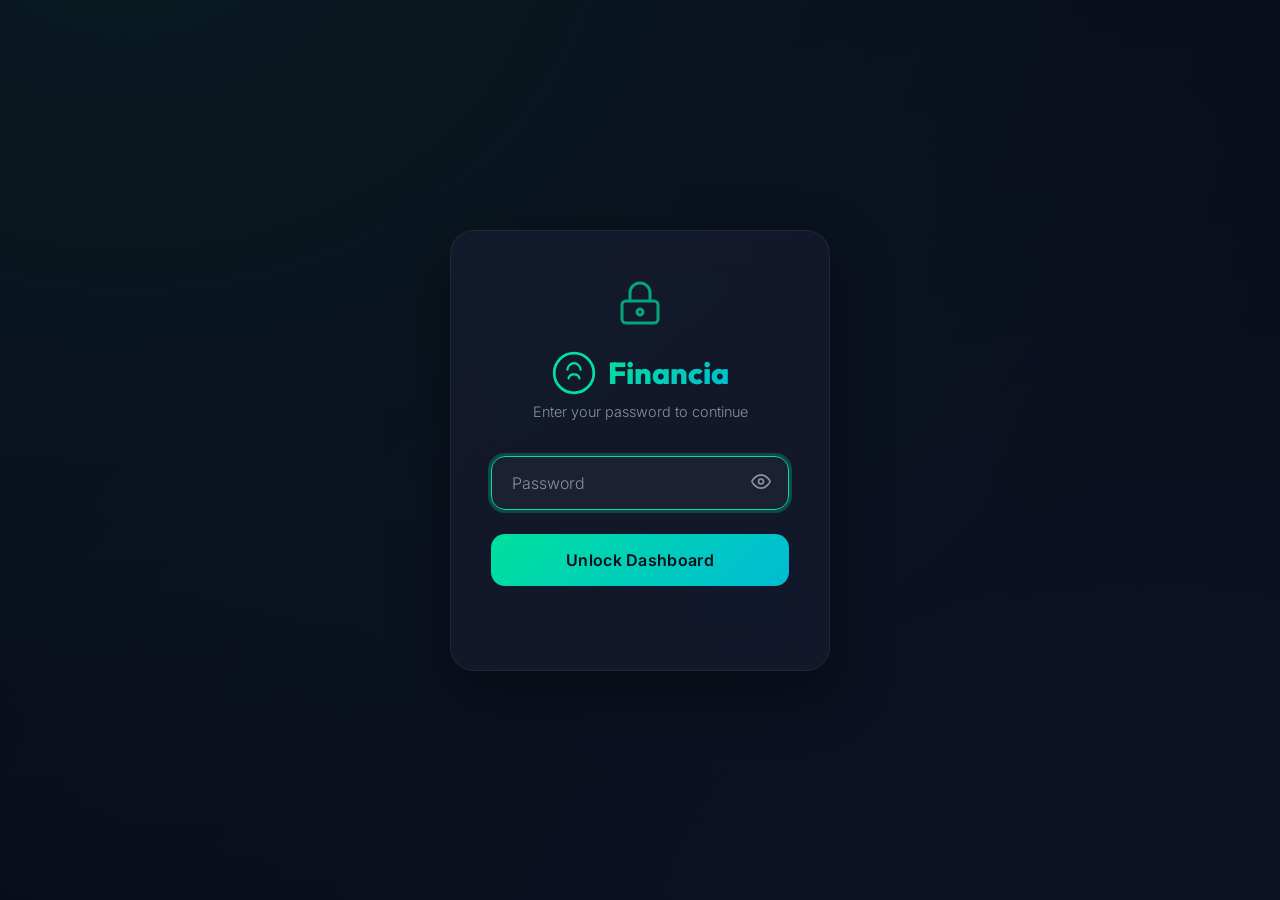
<file: login.html>
<!DOCTYPE html>
<html lang="en">

<head>
    <meta charset="UTF-8">
    <meta name="viewport" content="width=device-width, initial-scale=1.0">
    <meta name="description" content="Financia — Login">
    <title>Financia — Login</title>
    <link
        href="https://fonts.googleapis.com/css2?family=Inter:wght@300;400;500;600;700&family=Outfit:wght@400;500;600;700;800&display=swap"
        rel="stylesheet">
    <style>
        *,
        *::before,
        *::after {
            box-sizing: border-box;
            margin: 0;
            padding: 0;
        }

        :root {
            --bg: #0a0e1a;
            --card: rgba(20, 27, 45, 0.85);
            --border: rgba(255, 255, 255, 0.06);
            --text: #e2e8f0;
            --text-dim: #8892a4;
            --accent: #00e09e;
            --accent-glow: rgba(0, 224, 158, 0.25);
            --danger: #ff5a7e;
        }

        body {
            font-family: 'Inter', sans-serif;
            background: var(--bg);
            color: var(--text);
            min-height: 100vh;
            display: flex;
            align-items: center;
            justify-content: center;
            overflow: hidden;
        }

        /* Animated Background */
        body::before {
            content: '';
            position: fixed;
            top: -50%;
            left: -50%;
            width: 200%;
            height: 200%;
            background: radial-gradient(ellipse at 30% 20%, rgba(0, 224, 158, 0.06) 0%, transparent 50%),
                radial-gradient(ellipse at 70% 80%, rgba(99, 102, 241, 0.05) 0%, transparent 50%);
            animation: bgDrift 20s ease-in-out infinite alternate;
            z-index: -1;
        }

        @keyframes bgDrift {
            0% {
                transform: translate(0, 0) rotate(0deg);
            }

            100% {
                transform: translate(-5%, 3%) rotate(3deg);
            }
        }

        .login-container {
            width: 100%;
            max-width: 420px;
            padding: 20px;
        }

        .login-card {
            backdrop-filter: blur(20px);
            background: var(--card);
            border: 1px solid var(--border);
            border-radius: 24px;
            padding: 48px 40px;
            text-align: center;
            box-shadow: 0 20px 60px rgba(0, 0, 0, 0.4);
            animation: cardIn 0.6s ease-out;
        }

        @keyframes cardIn {
            from {
                opacity: 0;
                transform: translateY(30px) scale(0.96);
            }

            to {
                opacity: 1;
                transform: translateY(0) scale(1);
            }
        }

        .logo {
            display: flex;
            align-items: center;
            justify-content: center;
            gap: 12px;
            margin-bottom: 8px;
        }

        .logo-icon {
            width: 44px;
            height: 44px;
        }

        .logo-icon svg {
            width: 100%;
            height: 100%;
        }

        .app-title {
            font-family: 'Outfit', sans-serif;
            font-size: 1.9rem;
            font-weight: 800;
            background: linear-gradient(135deg, var(--accent), #00bcd4);
            -webkit-background-clip: text;
            -webkit-text-fill-color: transparent;
            background-clip: text;
        }

        .login-subtitle {
            color: var(--text-dim);
            font-size: 0.9rem;
            margin-bottom: 36px;
            font-weight: 300;
        }

        .input-group {
            position: relative;
            margin-bottom: 24px;
        }

        .password-input {
            width: 100%;
            padding: 16px 20px;
            padding-right: 50px;
            background: rgba(255, 255, 255, 0.04);
            border: 1.5px solid var(--border);
            border-radius: 14px;
            color: var(--text);
            font-family: 'Inter', sans-serif;
            font-size: 1rem;
            outline: none;
            transition: border-color 0.3s, box-shadow 0.3s;
        }

        .password-input::placeholder {
            color: var(--text-dim);
            font-weight: 300;
        }

        .password-input:focus {
            border-color: var(--accent);
            box-shadow: 0 0 0 3px var(--accent-glow);
        }

        .toggle-pw {
            position: absolute;
            right: 14px;
            top: 50%;
            transform: translateY(-50%);
            background: none;
            border: none;
            color: var(--text-dim);
            cursor: pointer;
            padding: 4px;
            transition: color 0.2s;
        }

        .toggle-pw:hover {
            color: var(--text);
        }

        .toggle-pw svg {
            width: 20px;
            height: 20px;
        }

        .login-btn {
            width: 100%;
            padding: 16px;
            background: linear-gradient(135deg, var(--accent), #00bcd4);
            border: none;
            border-radius: 14px;
            color: #0a0e1a;
            font-family: 'Inter', sans-serif;
            font-size: 1rem;
            font-weight: 600;
            cursor: pointer;
            transition: transform 0.15s, box-shadow 0.3s, opacity 0.2s;
            letter-spacing: 0.3px;
        }

        .login-btn:hover {
            transform: translateY(-2px);
            box-shadow: 0 8px 30px var(--accent-glow);
        }

        .login-btn:active {
            transform: scale(0.98);
        }

        .login-btn:disabled {
            opacity: 0.6;
            cursor: not-allowed;
            transform: none;
        }

        .error-msg {
            color: var(--danger);
            font-size: 0.85rem;
            margin-top: 16px;
            min-height: 20px;
            opacity: 0;
            transition: opacity 0.3s;
        }

        .error-msg.visible {
            opacity: 1;
        }

        /* Shake animation on error */
        @keyframes shake {

            0%,
            100% {
                transform: translateX(0);
            }

            10%,
            50%,
            90% {
                transform: translateX(-6px);
            }

            30%,
            70% {
                transform: translateX(6px);
            }
        }

        .shake {
            animation: shake 0.5s ease-in-out;
        }

        .lock-icon {
            margin-bottom: 20px;
            opacity: 0.7;
        }

        .lock-icon svg {
            width: 48px;
            height: 48px;
            stroke: var(--accent);
        }
    </style>
</head>

<body>
    <div class="login-container">
        <div class="login-card" id="login-card">
            <div class="lock-icon">
                <svg viewBox="0 0 24 24" fill="none" stroke-width="1.5" stroke-linecap="round" stroke-linejoin="round">
                    <rect x="3" y="11" width="18" height="11" rx="2" ry="2" />
                    <path d="M7 11V7a5 5 0 0 1 10 0v4" />
                    <circle cx="12" cy="16.5" r="1.5" />
                </svg>
            </div>
            <div class="logo">
                <div class="logo-icon"><svg viewBox="0 0 40 40" fill="none">
                        <circle cx="20" cy="20" r="18" stroke="url(#lg)" stroke-width="2.5" />
                        <path d="M15 25c1-5 9-5 10 0M14 17c0-3 3-6 6-6s6 3 6 6" stroke="url(#lg)" stroke-width="2"
                            stroke-linecap="round" />
                        <defs>
                            <linearGradient id="lg" x1="0" y1="0" x2="40" y2="40">
                                <stop stop-color="#00e09e" />
                                <stop offset="1" stop-color="#00bcd4" />
                            </linearGradient>
                        </defs>
                    </svg></div>
                <h1 class="app-title">Financia</h1>
            </div>
            <p class="login-subtitle">Enter your password to continue</p>

            <form id="login-form" autocomplete="off">
                <div class="input-group">
                    <input type="password" class="password-input" id="password" placeholder="Password" autofocus>
                    <button type="button" class="toggle-pw" id="toggle-pw" tabindex="-1">
                        <svg viewBox="0 0 24 24" fill="none" stroke="currentColor" stroke-width="2"
                            stroke-linecap="round" id="eye-icon">
                            <path d="M1 12s4-8 11-8 11 8 11 8-4 8-11 8-11-8-11-8z" />
                            <circle cx="12" cy="12" r="3" />
                        </svg>
                    </button>
                </div>
                <button type="submit" class="login-btn" id="login-btn">Unlock Dashboard</button>
            </form>
            <p class="error-msg" id="error-msg">Incorrect password. Try again.</p>
        </div>
    </div>

    <script>
        const form = document.getElementById('login-form');
        const pwInput = document.getElementById('password');
        const errorMsg = document.getElementById('error-msg');
        const card = document.getElementById('login-card');
        const btn = document.getElementById('login-btn');
        const togglePw = document.getElementById('toggle-pw');

        togglePw.addEventListener('click', () => {
            const isPassword = pwInput.type === 'password';
            pwInput.type = isPassword ? 'text' : 'password';
        });

        form.addEventListener('submit', async (e) => {
            e.preventDefault();
            errorMsg.classList.remove('visible');
            btn.disabled = true;
            btn.textContent = 'Unlocking...';

            try {
                const res = await fetch('/api/login', {
                    method: 'POST',
                    headers: { 'Content-Type': 'application/json' },
                    body: JSON.stringify({ password: pwInput.value })
                });

                if (res.ok) {
                    btn.textContent = '✓ Welcome!';
                    setTimeout(() => { window.location.href = '/'; }, 400);
                } else {
                    errorMsg.classList.add('visible');
                    card.classList.remove('shake');
                    void card.offsetWidth;
                    card.classList.add('shake');
                    pwInput.value = '';
                    pwInput.focus();
                    btn.disabled = false;
                    btn.textContent = 'Unlock Dashboard';
                }
            } catch (err) {
                errorMsg.textContent = 'Connection error. Is the server running?';
                errorMsg.classList.add('visible');
                btn.disabled = false;
                btn.textContent = 'Unlock Dashboard';
            }
        });
    </script>
</body>

</html>
</file>
